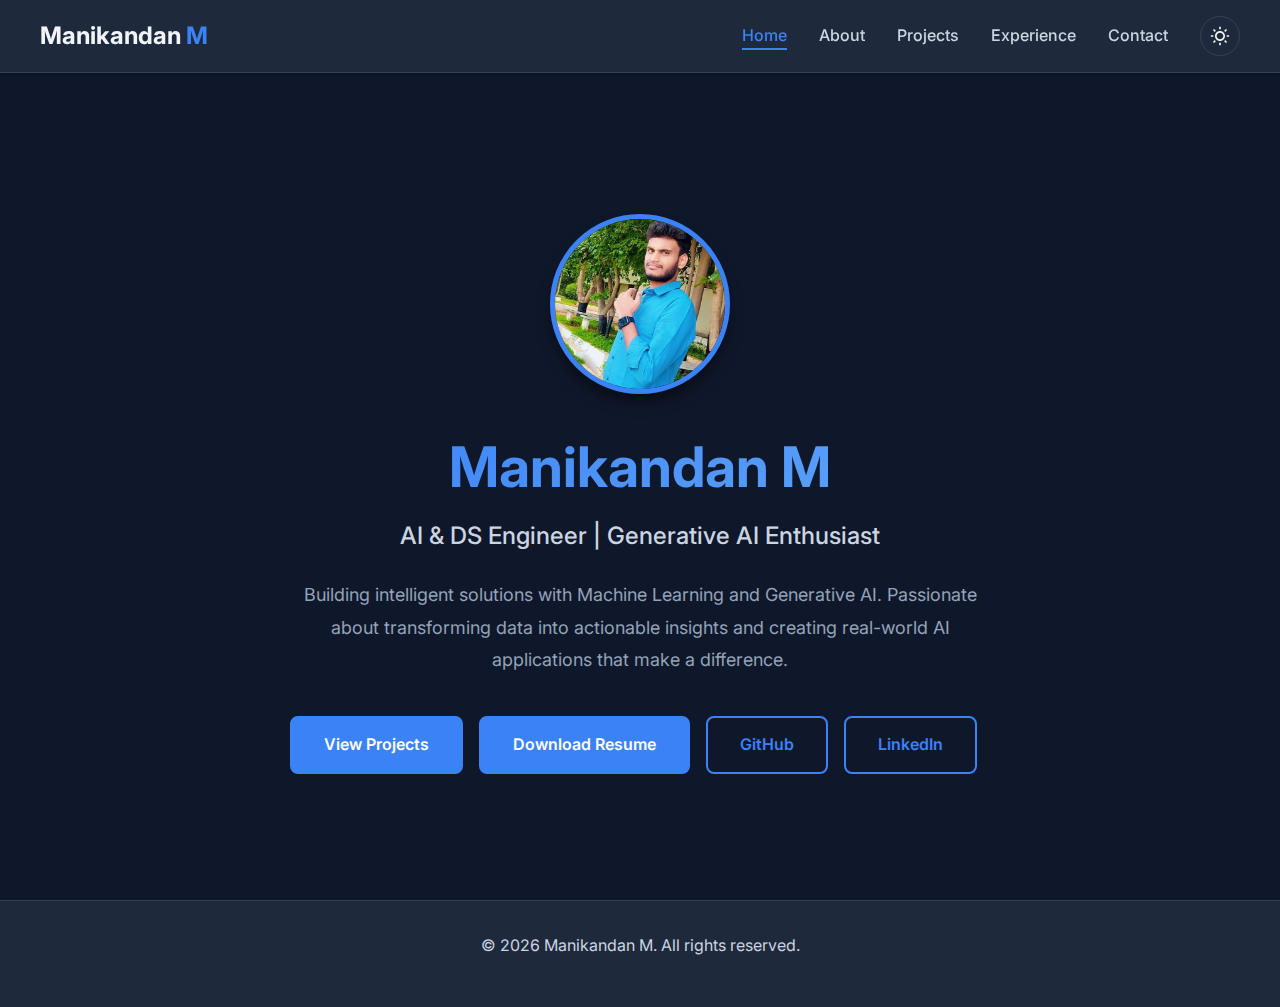
<file: index.html>
<!DOCTYPE html>
<html lang="en">

<head>
    <meta charset="UTF-8">
    <meta name="viewport" content="width=device-width, initial-scale=1.0">
    <meta name="description"
        content="Manikandan M - AI & ML Engineer | Portfolio showcasing AI/ML projects, Generative AI expertise, and professional experience">
    <title>Manikandan M | AI & DS Engineer</title>
    <link rel="preconnect" href="https://fonts.googleapis.com">
    <link rel="preconnect" href="https://fonts.gstatic.com" crossorigin>
    <link href="https://fonts.googleapis.com/css2?family=Inter:wght@400;500;600;700&display=swap" rel="stylesheet">
    <link rel="stylesheet" href="css/style.css">
</head>

<body>
    <!-- Navigation -->
    <nav class="navbar">
        <div class="nav-container">
            <a href="index.html" class="nav-logo">Manikandan <span>M</span></a>
            <ul class="nav-menu">
                <li><a href="index.html" class="nav-link">Home</a></li>
                <li><a href="about.html" class="nav-link">About</a></li>
                <li><a href="projects.html" class="nav-link">Projects</a></li>
                <li><a href="experience.html" class="nav-link">Experience</a></li>
                <li><a href="contact.html" class="nav-link">Contact</a></li>
                <li><button id="theme-toggle" class="theme-toggle"></button></li>
            </ul>
            <button class="mobile-menu-toggle">
                <span></span>
                <span></span>
                <span></span>
            </button>
        </div>
    </nav>

    <!-- Hero Section -->
    <section class="hero">
        <div class="hero-content">
            <img src="asserts/photo.jpeg" alt="Manikandan M" class="profile-photo">
            <h1>Manikandan M</h1>
            <p class="role">AI & DS Engineer | Generative AI Enthusiast</p>
            <p class="tagline">
                Building intelligent solutions with Machine Learning and Generative AI.
                Passionate about transforming data into actionable insights and creating
                real-world AI applications that make a difference.
            </p>
            <div class="btn-group">
                <a href="projects.html" class="btn btn-primary">View Projects</a>
                <a href="asserts/Manikandan M - Resume.pdf" download class="btn btn-primary">Download Resume</a>
                <a href="https://github.com/m-manikandan22" target="_blank" rel="noopener noreferrer"
                    class="btn btn-outline">GitHub</a>
                <a href="https://www.linkedin.com/in/m-manikandan22/" target="_blank" rel="noopener noreferrer"
                    class="btn btn-outline">LinkedIn</a>
            </div>
        </div>
    </section>

    <!-- Footer -->
    <footer>
        <p>&copy; 2026 Manikandan M. All rights reserved.</p>
    </footer>

    <script src="js/main.js"></script>
</body>

</html>
</file>
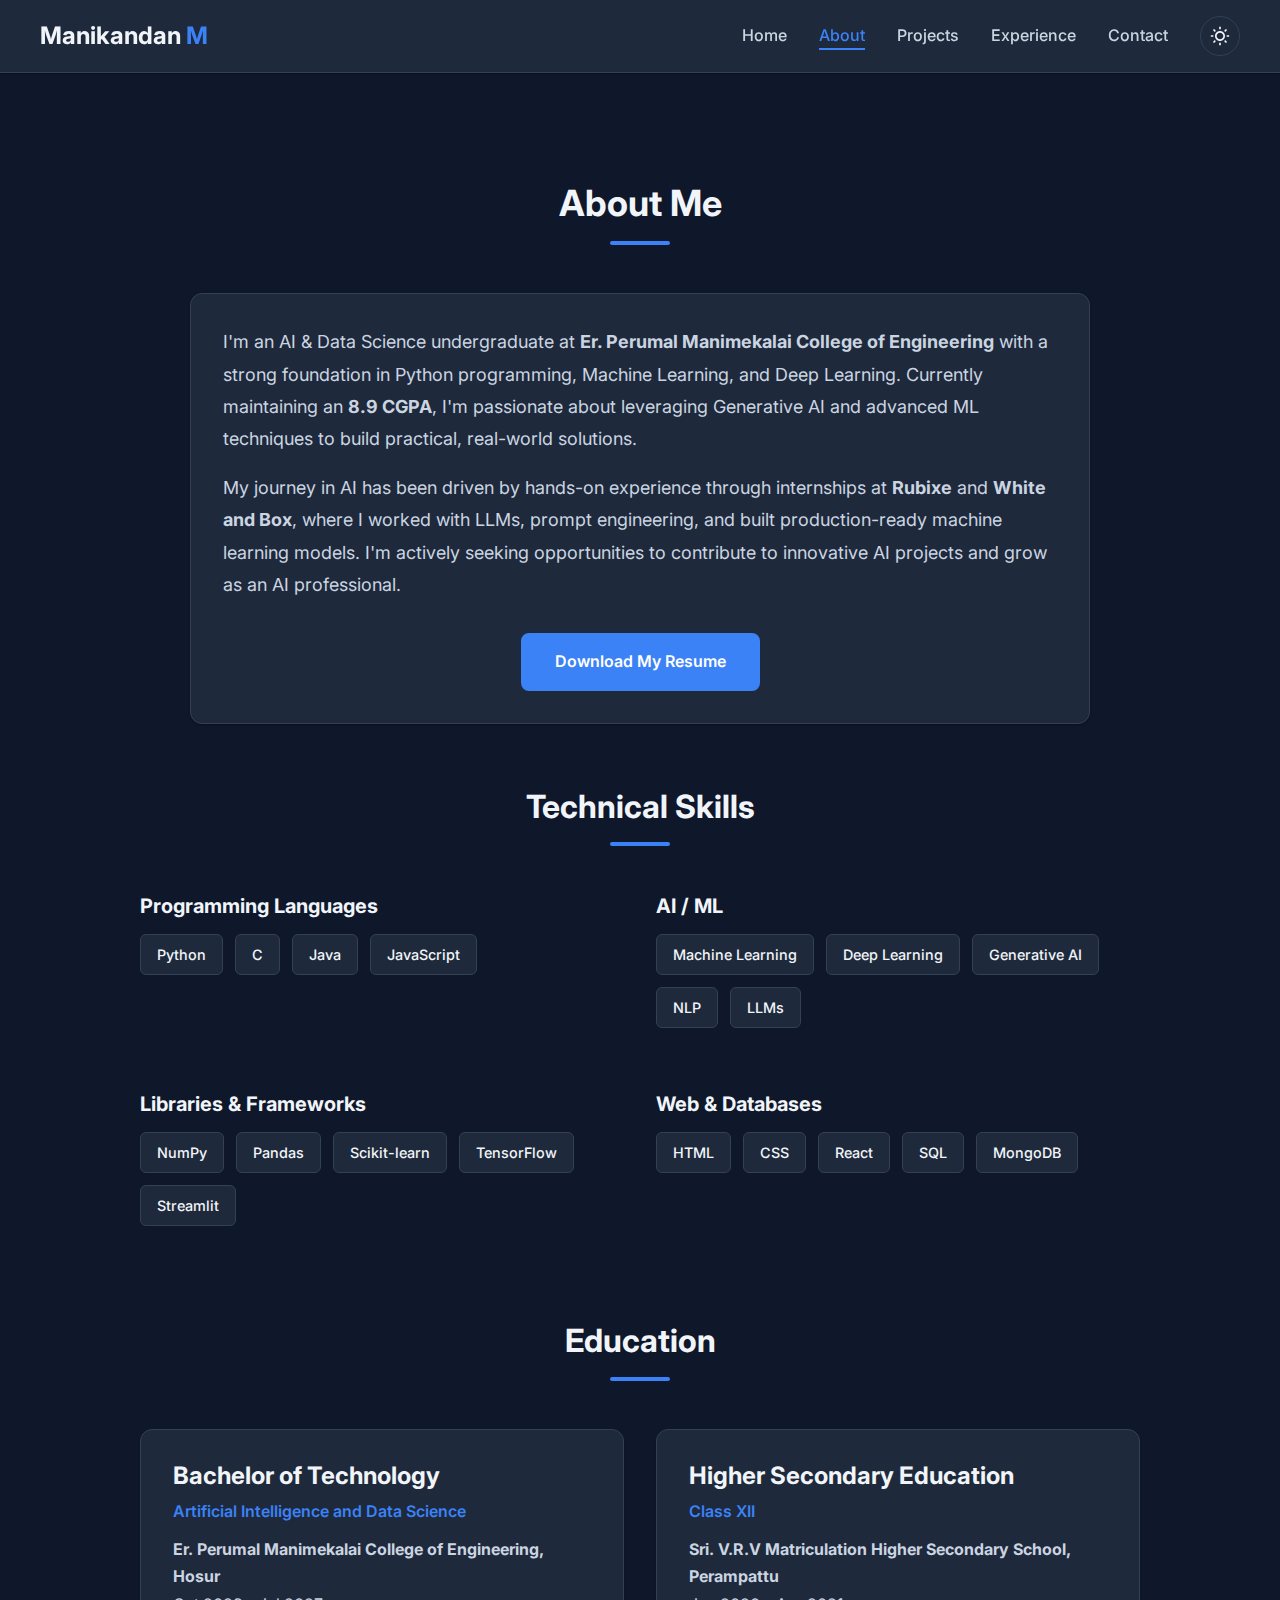
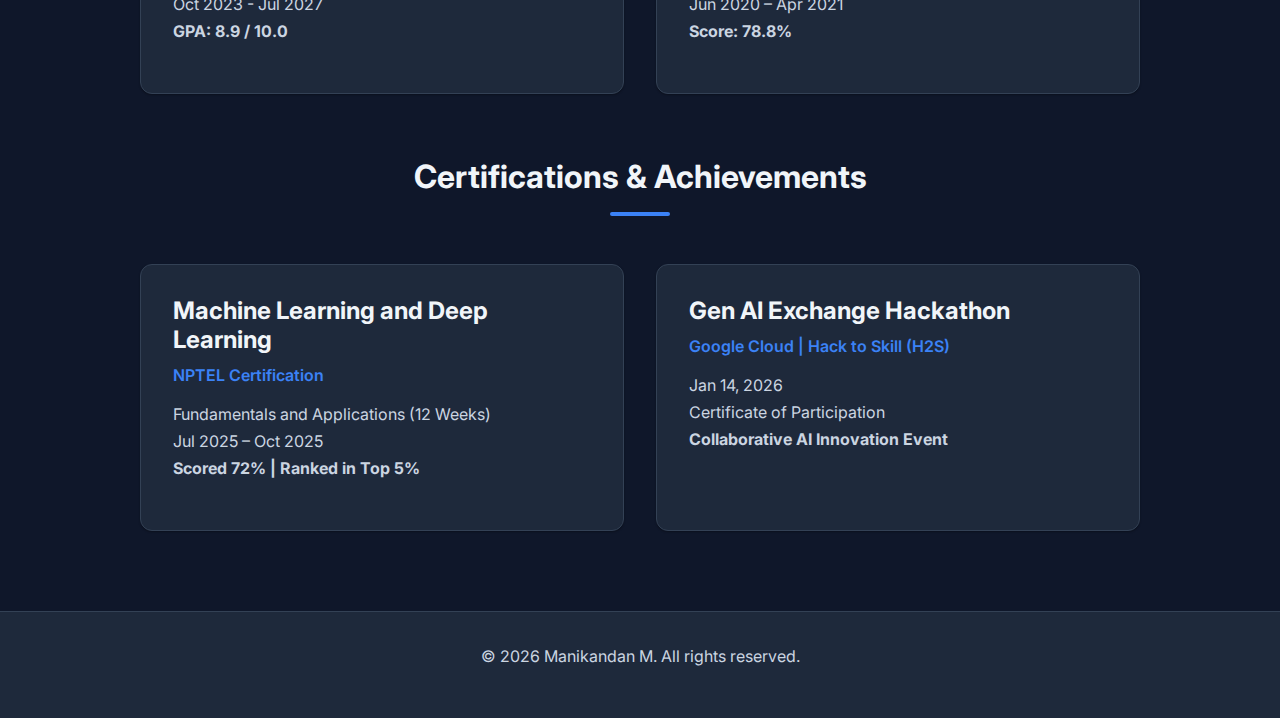
<file: about.html>
<!DOCTYPE html>
<html lang="en">

<head>
    <meta charset="UTF-8">
    <meta name="viewport" content="width=device-width, initial-scale=1.0">
    <meta name="description"
        content="About Manikandan M - AI & Data Science student with expertise in Machine Learning, Deep Learning, and Generative AI">
    <title>About | Manikandan M</title>
    <link rel="preconnect" href="https://fonts.googleapis.com">
    <link rel="preconnect" href="https://fonts.gstatic.com" crossorigin>
    <link href="https://fonts.googleapis.com/css2?family=Inter:wght@400;500;600;700&display=swap" rel="stylesheet">
    <link rel="stylesheet" href="css/style.css">
</head>

<body>
    <!-- Navigation -->
    <nav class="navbar">
        <div class="nav-container">
            <a href="index.html" class="nav-logo">Manikandan <span>M</span></a>
            <ul class="nav-menu">
                <li><a href="index.html" class="nav-link">Home</a></li>
                <li><a href="about.html" class="nav-link">About</a></li>
                <li><a href="projects.html" class="nav-link">Projects</a></li>
                <li><a href="experience.html" class="nav-link">Experience</a></li>
                <li><a href="contact.html" class="nav-link">Contact</a></li>
                <li><button id="theme-toggle" class="theme-toggle"></button></li>
            </ul>
            <button class="mobile-menu-toggle">
                <span></span>
                <span></span>
                <span></span>
            </button>
        </div>
    </nav>

    <!-- About Section -->
    <section class="section">
        <div class="container">
            <h2 class="section-title">About Me</h2>

            <div class="card" style="max-width: 900px; margin: 0 auto 3rem;">
                <p style="font-size: 1.125rem; line-height: 1.8;">
                    I'm an AI & Data Science undergraduate at <strong>Er. Perumal Manimekalai College of
                        Engineering</strong>
                    with a strong foundation in Python programming, Machine Learning, and Deep Learning. Currently
                    maintaining
                    an <strong>8.9 CGPA</strong>, I'm passionate about leveraging Generative AI and advanced ML
                    techniques to build
                    practical, real-world solutions.
                </p>
                <p style="font-size: 1.125rem; line-height: 1.8;">
                    My journey in AI has been driven by hands-on experience through internships at
                    <strong>Rubixe</strong> and
                    <strong>White and Box</strong>, where I worked with LLMs, prompt engineering, and built
                    production-ready
                    machine learning models. I'm actively seeking opportunities to contribute to innovative AI projects
                    and
                    grow as an AI professional.
                </p>
                <!-- Download Resume Button -->
                <div style="text-align: center; margin-top: 2rem;">
                    <a href="asserts/Manikandan M - Resume.pdf" download class="btn btn-primary">Download My Resume</a>
                </div>
            </div>

            <h3 class="section-title" style="font-size: 2rem; margin-top: 4rem;">Technical Skills</h3>

            <div class="grid-2" style="max-width: 1000px; margin: 0 auto;">
                <!-- Programming Languages -->
                <div class="skill-category">
                    <h4>Programming Languages</h4>
                    <div class="skill-tags">
                        <span class="skill-tag">Python</span>
                        <span class="skill-tag">C</span>
                        <span class="skill-tag">Java</span>
                        <span class="skill-tag">JavaScript</span>
                    </div>
                </div>

                <!-- AI/ML -->
                <div class="skill-category">
                    <h4>AI / ML</h4>
                    <div class="skill-tags">
                        <span class="skill-tag">Machine Learning</span>
                        <span class="skill-tag">Deep Learning</span>
                        <span class="skill-tag">Generative AI</span>
                        <span class="skill-tag">NLP</span>
                        <span class="skill-tag">LLMs</span>
                    </div>
                </div>

                <!-- Libraries & Tools -->
                <div class="skill-category">
                    <h4>Libraries & Frameworks</h4>
                    <div class="skill-tags">
                        <span class="skill-tag">NumPy</span>
                        <span class="skill-tag">Pandas</span>
                        <span class="skill-tag">Scikit-learn</span>
                        <span class="skill-tag">TensorFlow</span>
                        <span class="skill-tag">Streamlit</span>
                    </div>
                </div>

                <!-- Web & Databases -->
                <div class="skill-category">
                    <h4>Web & Databases</h4>
                    <div class="skill-tags">
                        <span class="skill-tag">HTML</span>
                        <span class="skill-tag">CSS</span>
                        <span class="skill-tag">React</span>
                        <span class="skill-tag">SQL</span>
                        <span class="skill-tag">MongoDB</span>
                    </div>
                </div>
            </div>

            <h3 class="section-title" style="font-size: 2rem; margin-top: 4rem;">Education</h3>

            <div class="grid-2" style="max-width: 1000px; margin: 0 auto;">
                <div class="card">
                    <h4 class="card-title">Bachelor of Technology</h4>
                    <p class="card-subtitle">Artificial Intelligence and Data Science</p>
                    <p class="card-text">
                        <strong>Er. Perumal Manimekalai College of Engineering, Hosur</strong><br>
                        Oct 2023 - Jul 2027<br>
                        <strong>GPA: 8.9 / 10.0</strong>
                    </p>
                </div>

                <div class="card">
                    <h4 class="card-title">Higher Secondary Education</h4>
                    <p class="card-subtitle">Class XII</p>
                    <p class="card-text">
                        <strong>Sri. V.R.V Matriculation Higher Secondary School, Perampattu</strong><br>
                        Jun 2020 – Apr 2021<br>
                        <strong>Score: 78.8%</strong>
                    </p>
                </div>
            </div>

            <h3 class="section-title" style="font-size: 2rem; margin-top: 4rem;">Certifications & Achievements</h3>

            <div class="grid-2" style="max-width: 1000px; margin: 0 auto;">
                <div class="card">
                    <h4 class="card-title">Machine Learning and Deep Learning</h4>
                    <p class="card-subtitle">NPTEL Certification</p>
                    <p class="card-text">
                        Fundamentals and Applications (12 Weeks)<br>
                        Jul 2025 – Oct 2025<br>
                        <strong>Scored 72% | Ranked in Top 5%</strong>
                    </p>
                </div>

                <div class="card">
                    <h4 class="card-title">Gen AI Exchange Hackathon</h4>
                    <p class="card-subtitle">Google Cloud | Hack to Skill (H2S)</p>
                    <p class="card-text">
                        Jan 14, 2026<br>
                        Certificate of Participation<br>
                        <strong>Collaborative AI Innovation Event</strong>
                    </p>
                </div>
            </div>
        </div>
    </section>

    <!-- Footer -->
    <footer>
        <p>&copy; 2026 Manikandan M. All rights reserved.</p>
    </footer>

    <script src="js/main.js"></script>
</body>

</html>
</file>
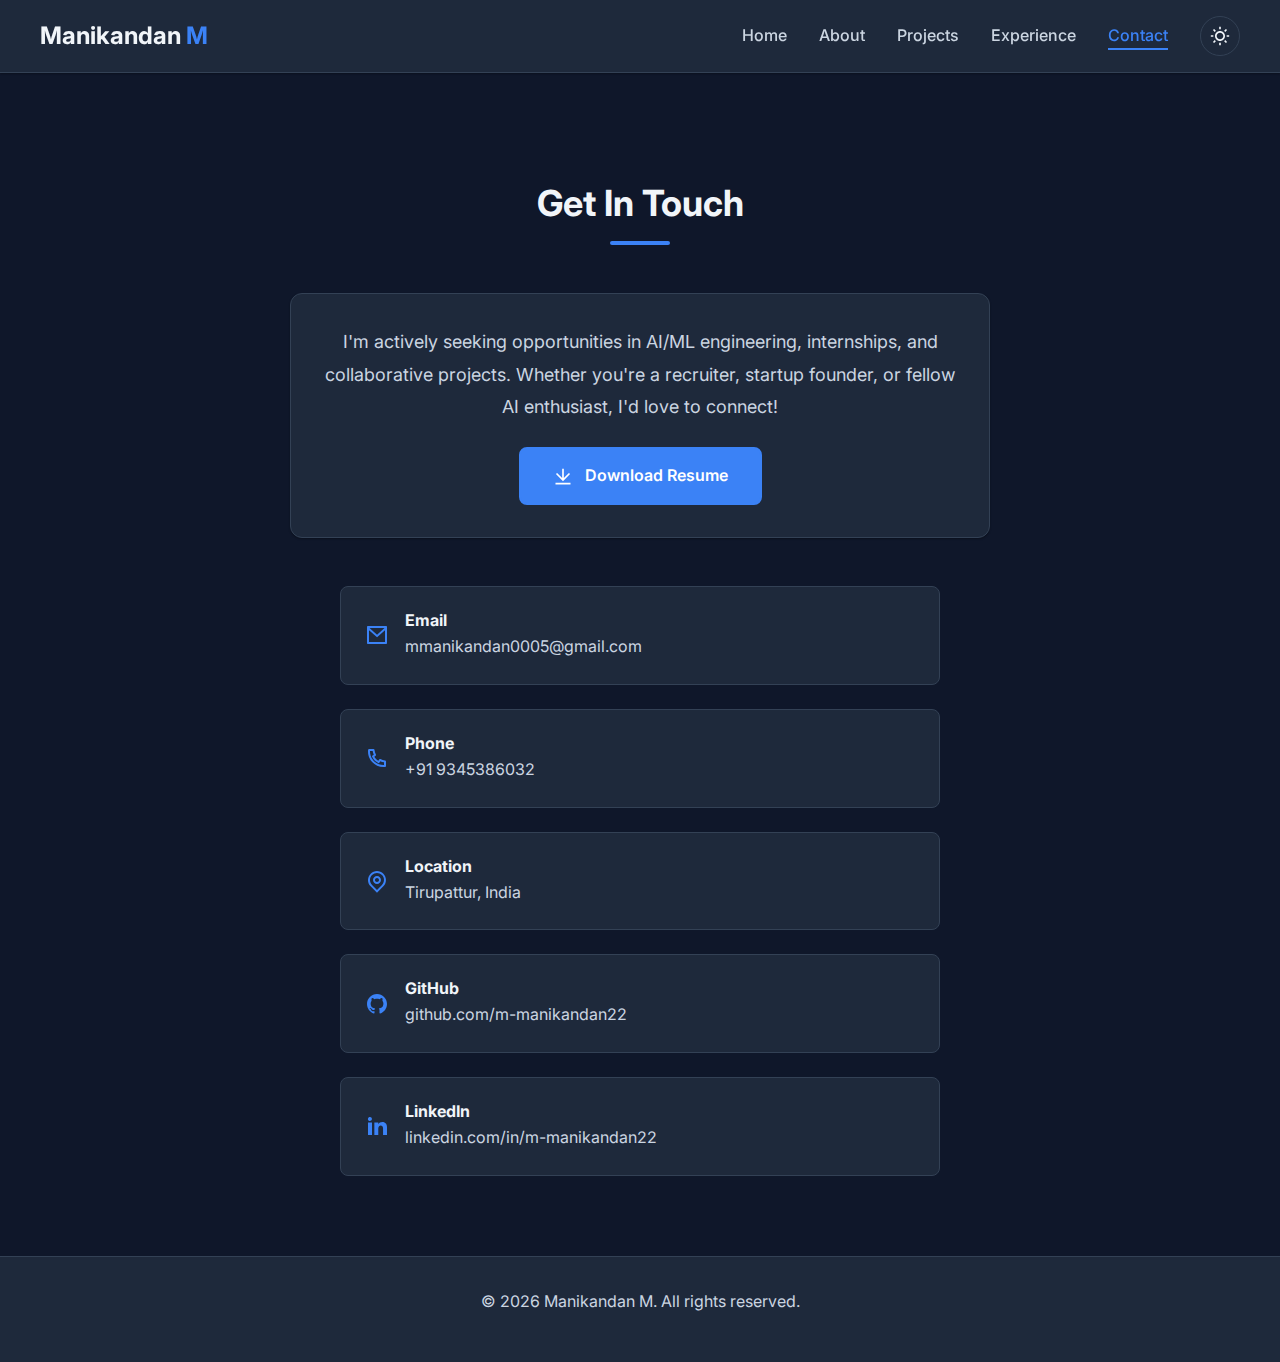
<file: contact.html>
<!DOCTYPE html>
<html lang="en">

<head>
    <meta charset="UTF-8">
    <meta name="viewport" content="width=device-width, initial-scale=1.0">
    <meta name="description"
        content="Contact Manikandan M - AI & ML Engineer | Get in touch for AI/ML opportunities and collaborations">
    <title>Contact | Manikandan M</title>
    <link rel="preconnect" href="https://fonts.googleapis.com">
    <link rel="preconnect" href="https://fonts.gstatic.com" crossorigin>
    <link href="https://fonts.googleapis.com/css2?family=Inter:wght@400;500;600;700&display=swap" rel="stylesheet">
    <link rel="stylesheet" href="css/style.css">
</head>

<body>
    <!-- Navigation -->
    <nav class="navbar">
        <div class="nav-container">
            <a href="index.html" class="nav-logo">Manikandan <span>M</span></a>
            <ul class="nav-menu">
                <li><a href="index.html" class="nav-link">Home</a></li>
                <li><a href="about.html" class="nav-link">About</a></li>
                <li><a href="projects.html" class="nav-link">Projects</a></li>
                <li><a href="experience.html" class="nav-link">Experience</a></li>
                <li><a href="contact.html" class="nav-link">Contact</a></li>
                <li><button id="theme-toggle" class="theme-toggle"></button></li>
            </ul>
            <button class="mobile-menu-toggle">
                <span></span>
                <span></span>
                <span></span>
            </button>
        </div>
    </nav>

    <!-- Contact Section -->
    <section class="section">
        <div class="container">
            <h2 class="section-title">Get In Touch</h2>

            <div class="card" style="max-width: 700px; margin: 0 auto 3rem; text-align: center;">
                <p style="font-size: 1.125rem; line-height: 1.8; color: var(--text-secondary);">
                    I'm actively seeking opportunities in AI/ML engineering, internships, and collaborative projects.
                    Whether you're a recruiter, startup founder, or fellow AI enthusiast, I'd love to connect!
                </p>
                <!-- Download Resume Button -->
                <div style="text-align: center; margin-top: 1.5rem;">
                    <a href="asserts/Manikandan M - Resume.pdf" download class="btn btn-primary">
                        <svg style="width: 20px; height: 20px; fill: white; vertical-align: middle; margin-right: 0.5rem;"
                            xmlns="http://www.w3.org/2000/svg" viewBox="0 0 24 24">
                            <path
                                d="M3 19H21V21H3V19ZM13 13.1716L19.0711 7.1005L20.4853 8.51472L12 17L3.51472 8.51472L4.92893 7.1005L11 13.1716V2H13V13.1716Z" />
                        </svg>
                        Download Resume
                    </a>
                </div>
            </div>

            <div class="contact-info">

                <!-- Email -->
                <a href="mailto:mmanikandan0005@gmail.com" class="contact-item">
                    <svg class="contact-icon" xmlns="http://www.w3.org/2000/svg" viewBox="0 0 24 24">
                        <path
                            d="M3 3H21C21.5523 3 22 3.44772 22 4V20C22 20.5523 21.5523 21 21 21H3C2.44772 21 2 20.5523 2 20V4C2 3.44772 2.44772 3 3 3ZM20 7.23792L12.0718 14.338L4 7.21594V19H20V7.23792ZM4.51146 5L12.0619 11.662L19.501 5H4.51146Z" />
                    </svg>
                    <div class="contact-details">
                        <h4>Email</h4>
                        <p>mmanikandan0005@gmail.com</p>
                    </div>
                </a>

                <!-- Phone -->
                <a href="tel:+919345386032" class="contact-item">
                    <svg class="contact-icon" xmlns="http://www.w3.org/2000/svg" viewBox="0 0 24 24">
                        <path
                            d="M9.36556 10.6821C10.302 12.3288 11.6712 13.698 13.3179 14.6344L14.2024 13.3961C14.4965 12.9845 15.0516 12.8573 15.4956 13.0998C16.9024 13.8683 18.4571 14.3353 20.0789 14.4637C20.599 14.5049 21 14.9389 21 15.4606V19.9234C21 20.4361 20.6122 20.8657 20.1022 20.9181C19.5723 20.9726 19.0377 21 18.5 21C9.93959 21 3 14.0604 3 5.5C3 4.96227 3.02742 4.42771 3.08189 3.89776C3.1343 3.38775 3.56394 3 4.07665 3H8.53942C9.0611 3 9.49513 3.40104 9.5363 3.92109C9.66467 5.54288 10.1317 7.09764 10.9002 8.50444C11.1427 8.9484 11.0155 9.50354 10.6039 9.79757L9.36556 10.6821ZM6.84425 10.0252L8.7442 8.66809C8.20547 7.50514 7.83628 6.27183 7.64727 5H5.00907C5.00303 5.16632 5 5.333 5 5.5C5 12.9558 11.0442 19 18.5 19C18.667 19 18.8337 18.997 19 18.9909V16.3527C17.7282 16.1637 16.4949 15.7945 15.3319 15.2558L13.9748 17.1558C13.4258 16.9425 12.8956 16.6915 12.3874 16.4061L12.3293 16.373C10.3697 15.2587 8.74134 13.6303 7.627 11.6707L7.59394 11.6126C7.30849 11.1044 7.05754 10.5742 6.84425 10.0252Z" />
                    </svg>
                    <div class="contact-details">
                        <h4>Phone</h4>
                        <p>+91 9345386032</p>
                    </div>
                </a>

                <!-- Location -->
                <div class="contact-item" style="cursor: default;">
                    <svg class="contact-icon" xmlns="http://www.w3.org/2000/svg" viewBox="0 0 24 24">
                        <path
                            d="M12 20.8995L16.9497 15.9497C19.6834 13.2161 19.6834 8.78392 16.9497 6.05025C14.2161 3.31658 9.78392 3.31658 7.05025 6.05025C4.31658 8.78392 4.31658 13.2161 7.05025 15.9497L12 20.8995ZM12 23.7279L5.63604 17.364C2.12132 13.8492 2.12132 8.15076 5.63604 4.63604C9.15076 1.12132 14.8492 1.12132 18.364 4.63604C21.8787 8.15076 21.8787 13.8492 18.364 17.364L12 23.7279ZM12 13C13.1046 13 14 12.1046 14 11C14 9.89543 13.1046 9 12 9C10.8954 9 10 9.89543 10 11C10 12.1046 10.8954 13 12 13ZM12 15C9.79086 15 8 13.2091 8 11C8 8.79086 9.79086 7 12 7C14.2091 7 16 8.79086 16 11C16 13.2091 14.2091 15 12 15Z" />
                    </svg>
                    <div class="contact-details">
                        <h4>Location</h4>
                        <p>Tirupattur, India</p>
                    </div>
                </div>

                <!-- GitHub -->
                <a href="https://github.com/m-manikandan22" target="_blank" rel="noopener noreferrer"
                    class="contact-item">
                    <svg class="contact-icon" xmlns="http://www.w3.org/2000/svg" viewBox="0 0 24 24">
                        <path
                            d="M12 2C6.475 2 2 6.475 2 12C2 16.425 4.8625 20.1625 8.8375 21.4875C9.3375 21.575 9.525 21.275 9.525 21.0125C9.525 20.775 9.5125 19.9875 9.5125 19.15C7 19.6125 6.35 18.5375 6.15 17.975C6.0375 17.6875 5.55 16.8 5.125 16.5625C4.775 16.375 4.275 15.9125 5.1125 15.9C5.9 15.8875 6.4625 16.625 6.65 16.925C7.55 18.4375 8.9875 18.0125 9.5625 17.75C9.65 17.1 9.9125 16.6625 10.2 16.4125C7.975 16.1625 5.65 15.3 5.65 11.475C5.65 10.3875 6.0375 9.4875 6.675 8.7875C6.575 8.5375 6.225 7.5125 6.775 6.1375C6.775 6.1375 7.6125 5.875 9.525 7.1625C10.325 6.9375 11.175 6.825 12.025 6.825C12.875 6.825 13.725 6.9375 14.525 7.1625C16.4375 5.8625 17.275 6.1375 17.275 6.1375C17.825 7.5125 17.475 8.5375 17.375 8.7875C18.0125 9.4875 18.4 10.375 18.4 11.475C18.4 15.3125 16.0625 16.1625 13.8375 16.4125C14.2 16.725 14.5125 17.325 14.5125 18.2625C14.5125 19.6 14.5 20.675 14.5 21.0125C14.5 21.275 14.6875 21.5875 15.1875 21.4875C19.1375 20.1625 22 16.4125 22 12C22 6.475 17.525 2 12 2Z" />
                    </svg>
                    <div class="contact-details">
                        <h4>GitHub</h4>
                        <p>github.com/m-manikandan22</p>
                    </div>
                </a>

                <!-- LinkedIn -->
                <a href="https://www.linkedin.com/in/m-manikandan22/" target="_blank" rel="noopener noreferrer"
                    class="contact-item">
                    <svg class="contact-icon" xmlns="http://www.w3.org/2000/svg" viewBox="0 0 24 24">
                        <path
                            d="M6.94048 4.99993C6.94011 5.81424 6.44608 6.54702 5.69134 6.85273C4.9366 7.15845 4.07187 6.97605 3.5049 6.39155C2.93793 5.80704 2.78195 4.93715 3.1105 4.19207C3.43906 3.44699 4.18654 2.9755 5.00048 2.99993C6.08155 3.03238 6.94097 3.91837 6.94048 4.99993ZM7.00048 8.47993H3.00048V20.9999H7.00048V8.47993ZM13.3205 8.47993H9.34048V20.9999H13.2805V14.4299C13.2805 10.7699 18.0505 10.4299 18.0505 14.4299V20.9999H22.0005V13.0699C22.0005 6.89993 14.9405 7.12993 13.2805 10.1599L13.3205 8.47993Z" />
                    </svg>
                    <div class="contact-details">
                        <h4>LinkedIn</h4>
                        <p>linkedin.com/in/m-manikandan22</p>
                    </div>
                </a>

            </div>
        </div>
    </section>

    <!-- Footer -->
    <footer>
        <p>&copy; 2026 Manikandan M. All rights reserved.</p>
    </footer>

    <script src="js/main.js"></script>
</body>

</html>
</file>
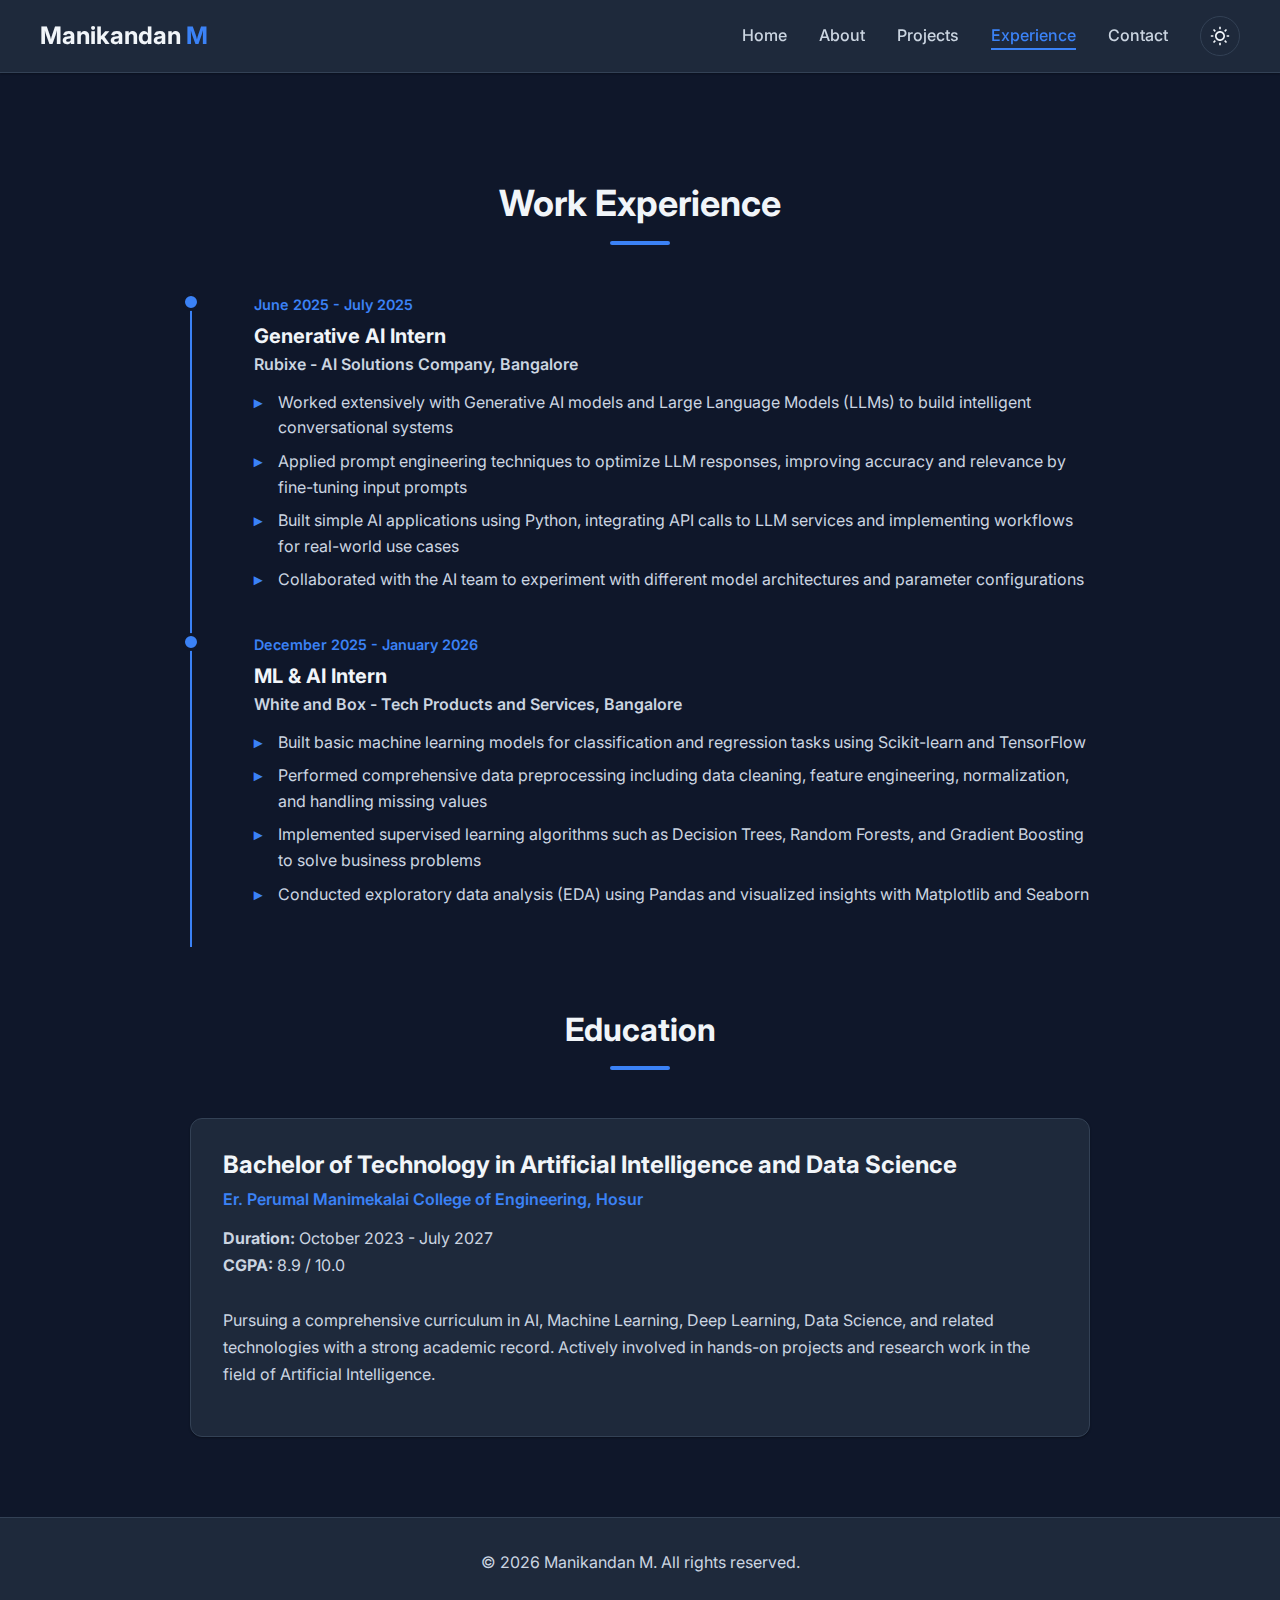
<file: experience.html>
<!DOCTYPE html>
<html lang="en">

<head>
    <meta charset="UTF-8">
    <meta name="viewport" content="width=device-width, initial-scale=1.0">
    <meta name="description"
        content="Professional Experience - Manikandan M | AI/ML Internships at Rubixe and White and Box">
    <title>Experience | Manikandan M</title>
    <link rel="preconnect" href="https://fonts.googleapis.com">
    <link rel="preconnect" href="https://fonts.gstatic.com" crossorigin>
    <link href="https://fonts.googleapis.com/css2?family=Inter:wght@400;500;600;700&display=swap" rel="stylesheet">
    <link rel="stylesheet" href="css/style.css">
</head>

<body>
    <!-- Navigation -->
    <nav class="navbar">
        <div class="nav-container">
            <a href="index.html" class="nav-logo">Manikandan <span>M</span></a>
            <ul class="nav-menu">
                <li><a href="index.html" class="nav-link">Home</a></li>
                <li><a href="about.html" class="nav-link">About</a></li>
                <li><a href="projects.html" class="nav-link">Projects</a></li>
                <li><a href="experience.html" class="nav-link">Experience</a></li>
                <li><a href="contact.html" class="nav-link">Contact</a></li>
                <li><button id="theme-toggle" class="theme-toggle"></button></li>
            </ul>
            <button class="mobile-menu-toggle">
                <span></span>
                <span></span>
                <span></span>
            </button>
        </div>
    </nav>

    <!-- Experience Section -->
    <section class="section">
        <div class="container">
            <h2 class="section-title">Work Experience</h2>

            <div style="max-width: 900px; margin: 0 auto;">
                <div class="timeline">

                    <!-- Rubixe - Generative AI Intern -->
                    <div class="timeline-item">
                        <p class="timeline-date">June 2025 - July 2025</p>
                        <h3 class="timeline-title">Generative AI Intern</h3>
                        <p class="timeline-company">Rubixe - AI Solutions Company, Bangalore</p>
                        <div class="timeline-description">
                            <ul>
                                <li>Worked extensively with Generative AI models and Large Language Models (LLMs) to
                                    build intelligent conversational systems</li>
                                <li>Applied prompt engineering techniques to optimize LLM responses, improving accuracy
                                    and relevance by fine-tuning input prompts</li>
                                <li>Built simple AI applications using Python, integrating API calls to LLM services and
                                    implementing workflows for real-world use cases</li>
                                <li>Collaborated with the AI team to experiment with different model architectures and
                                    parameter configurations</li>
                            </ul>
                        </div>
                    </div>

                    <!-- White and Box - ML & AI Intern -->
                    <div class="timeline-item">
                        <p class="timeline-date">December 2025 - January 2026</p>
                        <h3 class="timeline-title">ML & AI Intern</h3>
                        <p class="timeline-company">White and Box - Tech Products and Services, Bangalore</p>
                        <div class="timeline-description">
                            <ul>
                                <li>Built basic machine learning models for classification and regression tasks using
                                    Scikit-learn and TensorFlow</li>
                                <li>Performed comprehensive data preprocessing including data cleaning, feature
                                    engineering, normalization, and handling missing values</li>
                                <li>Implemented supervised learning algorithms such as Decision Trees, Random Forests,
                                    and Gradient Boosting to solve business problems</li>
                                <li>Conducted exploratory data analysis (EDA) using Pandas and visualized insights with
                                    Matplotlib and Seaborn</li>
                            </ul>
                        </div>
                    </div>

                </div>
            </div>

            <h3 class="section-title" style="font-size: 2rem; margin-top: 4rem;">Education</h3>

            <div style="max-width: 900px; margin: 0 auto;">
                <div class="card">
                    <h4 class="card-title">Bachelor of Technology in Artificial Intelligence and Data Science</h4>
                    <p class="card-subtitle">Er. Perumal Manimekalai College of Engineering, Hosur</p>
                    <p class="card-text">
                        <strong>Duration:</strong> October 2023 - July 2027<br>
                        <strong>CGPA:</strong> 8.9 / 10.0<br><br>
                        Pursuing a comprehensive curriculum in AI, Machine Learning, Deep Learning, Data Science,
                        and related technologies with a strong academic record. Actively involved in hands-on projects
                        and research work in the field of Artificial Intelligence.
                    </p>
                </div>
            </div>

        </div>
    </section>

    <!-- Footer -->
    <footer>
        <p>&copy; 2026 Manikandan M. All rights reserved.</p>
    </footer>

    <script src="js/main.js"></script>
</body>

</html>
</file>
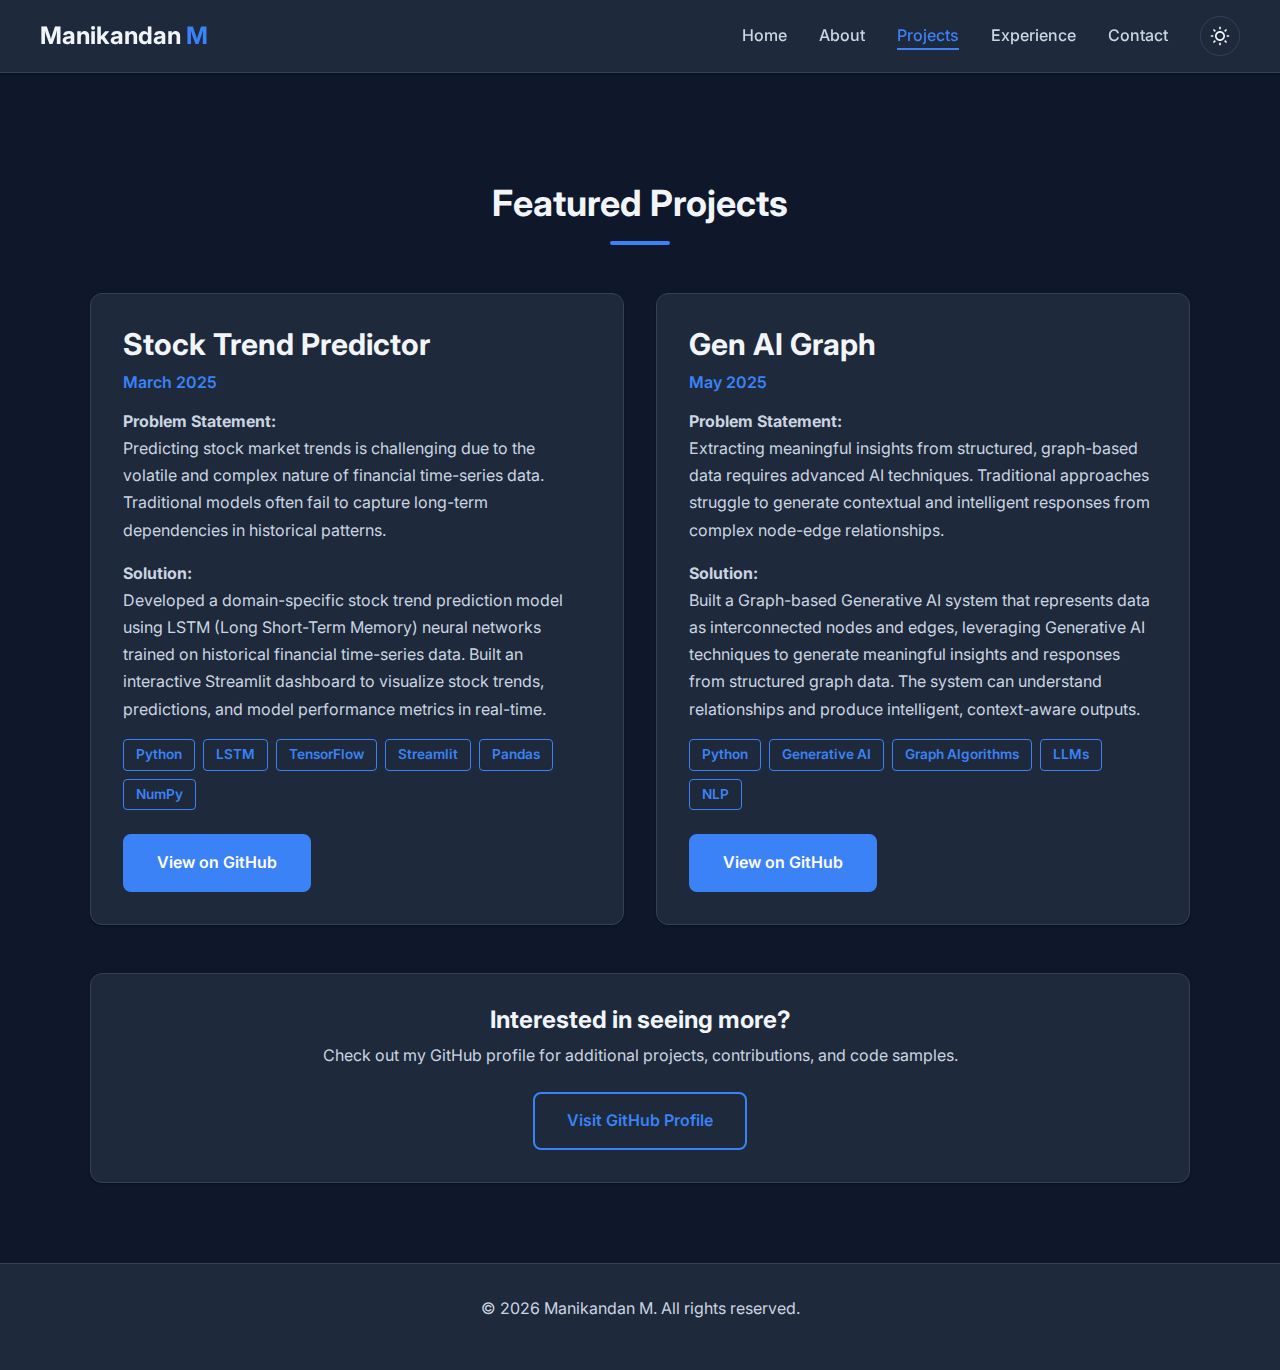
<file: projects.html>
<!DOCTYPE html>
<html lang="en">

<head>
    <meta charset="UTF-8">
    <meta name="viewport" content="width=device-width, initial-scale=1.0">
    <meta name="description"
        content="AI/ML Projects by Manikandan M - Stock Trend Predictor, Graph-based Generative AI, and more">
    <title>Projects | Manikandan M</title>
    <link rel="preconnect" href="https://fonts.googleapis.com">
    <link rel="preconnect" href="https://fonts.gstatic.com" crossorigin>
    <link href="https://fonts.googleapis.com/css2?family=Inter:wght@400;500;600;700&display=swap" rel="stylesheet">
    <link rel="stylesheet" href="css/style.css">
</head>

<body>
    <!-- Navigation -->
    <nav class="navbar">
        <div class="nav-container">
            <a href="index.html" class="nav-logo">Manikandan <span>M</span></a>
            <ul class="nav-menu">
                <li><a href="index.html" class="nav-link">Home</a></li>
                <li><a href="about.html" class="nav-link">About</a></li>
                <li><a href="projects.html" class="nav-link">Projects</a></li>
                <li><a href="experience.html" class="nav-link">Experience</a></li>
                <li><a href="contact.html" class="nav-link">Contact</a></li>
                <li><button id="theme-toggle" class="theme-toggle"></button></li>
            </ul>
            <button class="mobile-menu-toggle">
                <span></span>
                <span></span>
                <span></span>
            </button>
        </div>
    </nav>

    <!-- Projects Section -->
    <section class="section">
        <div class="container">
            <h2 class="section-title">Featured Projects</h2>

            <div class="grid-2" style="max-width: 1100px; margin: 0 auto;">

                <!-- Stock Trend Predictor -->
                <div class="card project-card">
                    <h3 class="card-title">Stock Trend Predictor</h3>
                    <p class="card-subtitle">March 2025</p>

                    <p class="card-text">
                        <strong>Problem Statement:</strong><br>
                        Predicting stock market trends is challenging due to the volatile and complex nature of
                        financial time-series data. Traditional models often fail to capture long-term dependencies
                        in historical patterns.
                    </p>

                    <p class="card-text">
                        <strong>Solution:</strong><br>
                        Developed a domain-specific stock trend prediction model using LSTM (Long Short-Term Memory)
                        neural networks trained on historical financial time-series data. Built an interactive
                        Streamlit dashboard to visualize stock trends, predictions, and model performance metrics
                        in real-time.
                    </p>

                    <div class="tech-stack">
                        <span class="tech-badge">Python</span>
                        <span class="tech-badge">LSTM</span>
                        <span class="tech-badge">TensorFlow</span>
                        <span class="tech-badge">Streamlit</span>
                        <span class="tech-badge">Pandas</span>
                        <span class="tech-badge">NumPy</span>
                    </div>

                    <div class="project-links">
                        <a href="https://github.com/m-manikandan22/Stock-trend-predictor" target="_blank"
                            rel="noopener noreferrer" class="btn btn-primary">View on GitHub</a>
                    </div>
                </div>

                <!-- Gen AI Graph -->
                <div class="card project-card">
                    <h3 class="card-title">Gen AI Graph</h3>
                    <p class="card-subtitle">May 2025</p>

                    <p class="card-text">
                        <strong>Problem Statement:</strong><br>
                        Extracting meaningful insights from structured, graph-based data requires advanced AI
                        techniques. Traditional approaches struggle to generate contextual and intelligent
                        responses from complex node-edge relationships.
                    </p>

                    <p class="card-text">
                        <strong>Solution:</strong><br>
                        Built a Graph-based Generative AI system that represents data as interconnected nodes
                        and edges, leveraging Generative AI techniques to generate meaningful insights and
                        responses from structured graph data. The system can understand relationships and
                        produce intelligent, context-aware outputs.
                    </p>

                    <div class="tech-stack">
                        <span class="tech-badge">Python</span>
                        <span class="tech-badge">Generative AI</span>
                        <span class="tech-badge">Graph Algorithms</span>
                        <span class="tech-badge">LLMs</span>
                        <span class="tech-badge">NLP</span>
                    </div>

                    <div class="project-links">
                        <a href="https://github.com/m-manikandan22/graph_genAI" target="_blank"
                            rel="noopener noreferrer" class="btn btn-primary">View on GitHub</a>
                    </div>
                </div>

            </div>

            <!-- Additional Info -->
            <div class="card"
                style="max-width: 1100px; margin: 3rem auto 0; text-align: center; background: linear-gradient(135deg, var(--bg-secondary) 0%, var(--bg-card) 100%);">
                <h4 style="color: var(--text-primary); margin-bottom: 0.5rem;">Interested in seeing more?</h4>
                <p style="color: var(--text-secondary); margin-bottom: 1.5rem;">
                    Check out my GitHub profile for additional projects, contributions, and code samples.
                </p>
                <a href="https://github.com/m-manikandan22" target="_blank" rel="noopener noreferrer"
                    class="btn btn-outline">Visit GitHub Profile</a>
            </div>
        </div>
    </section>

    <!-- Footer -->
    <footer>
        <p>&copy; 2026 Manikandan M. All rights reserved.</p>
    </footer>

    <script src="js/main.js"></script>
</body>

</html>
</file>
<file: css/style.css>
/* ===========================
   Global Variables & Reset
   =========================== */

:root {
    /* Blue Theme Colors */
    --primary-blue: #3b82f6;
    --primary-blue-dark: #2563eb;
    --primary-blue-light: #60a5fa;

    /* Light Theme */
    --bg-primary: #ffffff;
    --bg-secondary: #f8fafc;
    --bg-card: #ffffff;
    --text-primary: #0f172a;
    --text-secondary: #475569;
    --text-muted: #64748b;
    --border-color: #e2e8f0;
    --shadow-sm: 0 1px 2px 0 rgba(0, 0, 0, 0.05);
    --shadow-md: 0 4px 6px -1px rgba(0, 0, 0, 0.1);
    --shadow-lg: 0 10px 15px -3px rgba(0, 0, 0, 0.1);
    --shadow-xl: 0 20px 25px -5px rgba(0, 0, 0, 0.1);
}

[data-theme="dark"] {
    /* Dark Theme */
    --bg-primary: #0f172a;
    --bg-secondary: #1e293b;
    --bg-card: #1e293b;
    --text-primary: #f1f5f9;
    --text-secondary: #cbd5e1;
    --text-muted: #94a3b8;
    --border-color: #334155;
    --shadow-sm: 0 1px 2px 0 rgba(0, 0, 0, 0.3);
    --shadow-md: 0 4px 6px -1px rgba(0, 0, 0, 0.4);
    --shadow-lg: 0 10px 15px -3px rgba(0, 0, 0, 0.5);
    --shadow-xl: 0 20px 25px -5px rgba(0, 0, 0, 0.6);
}

* {
    margin: 0;
    padding: 0;
    box-sizing: border-box;
}

html {
    scroll-behavior: smooth;
}

body {
    font-family: 'Inter', -apple-system, BlinkMacSystemFont, 'Segoe UI', Roboto, sans-serif;
    background-color: var(--bg-primary);
    color: var(--text-primary);
    line-height: 1.6;
    transition: background-color 0.3s ease, color 0.3s ease;
}

/* ===========================
   Typography
   =========================== */

h1,
h2,
h3,
h4,
h5,
h6 {
    font-weight: 700;
    line-height: 1.2;
    margin-bottom: 1rem;
    color: var(--text-primary);
}

h1 {
    font-size: 3rem;
}

h2 {
    font-size: 2.25rem;
}

h3 {
    font-size: 1.875rem;
}

h4 {
    font-size: 1.5rem;
}

h5 {
    font-size: 1.25rem;
}

h6 {
    font-size: 1rem;
}

p {
    margin-bottom: 1rem;
    color: var(--text-secondary);
}

a {
    color: var(--primary-blue);
    text-decoration: none;
    transition: color 0.3s ease;
}

a:hover {
    color: var(--primary-blue-dark);
}

/* ===========================
   Navigation
   =========================== */

.navbar {
    position: fixed;
    top: 0;
    left: 0;
    right: 0;
    background-color: var(--bg-card);
    border-bottom: 1px solid var(--border-color);
    padding: 1rem 2rem;
    z-index: 1000;
    transition: background-color 0.3s ease, border-color 0.3s ease;
    box-shadow: var(--shadow-sm);
}

.nav-container {
    max-width: 1200px;
    margin: 0 auto;
    display: flex;
    justify-content: space-between;
    align-items: center;
}

.nav-logo {
    font-size: 1.5rem;
    font-weight: 700;
    color: var(--text-primary);
    text-decoration: none;
}

.nav-logo span {
    color: var(--primary-blue);
    pointer-events: none;
}

.nav-menu {
    display: flex;
    list-style: none;
    gap: 2rem;
    align-items: center;
}

.nav-link {
    color: var(--text-secondary);
    font-weight: 500;
    transition: color 0.3s ease;
    position: relative;
}

.nav-link:hover,
.nav-link.active {
    color: var(--primary-blue);
}

.nav-link::after {
    content: '';
    position: absolute;
    bottom: -5px;
    left: 0;
    width: 0;
    height: 2px;
    background-color: var(--primary-blue);
    transition: width 0.3s ease;
}

.nav-link:hover::after,
.nav-link.active::after {
    width: 100%;
}

/* Theme Toggle Button */
.theme-toggle {
    background-color: var(--bg-secondary);
    border: 1px solid var(--border-color);
    border-radius: 50%;
    width: 40px;
    height: 40px;
    display: flex;
    align-items: center;
    justify-content: center;
    cursor: pointer;
    transition: all 0.3s ease;
}

.theme-toggle:hover {
    background-color: var(--primary-blue);
    border-color: var(--primary-blue);
    transform: rotate(15deg);
}

.theme-toggle svg {
    width: 20px;
    height: 20px;
    fill: var(--text-primary);
}

.theme-toggle:hover svg {
    fill: white;
}

/* Mobile Menu Toggle */
.mobile-menu-toggle {
    display: none;
    background: none;
    border: none;
    cursor: pointer;
    flex-direction: column;
    gap: 5px;
    z-index: 1001;
}

.mobile-menu-toggle span {
    display: block;
    width: 25px;
    height: 3px;
    background-color: var(--text-primary);
    transition: 0.3s;
}

.mobile-menu-toggle.active span:nth-child(1) {
    transform: rotate(45deg) translate(8px, 8px);
}

.mobile-menu-toggle.active span:nth-child(2) {
    opacity: 0;
}

.mobile-menu-toggle.active span:nth-child(3) {
    transform: rotate(-45deg) translate(7px, -7px);
}

/* Mobile Menu Backdrop */
.menu-backdrop {
    display: none;
    position: fixed;
    top: 0;
    left: 0;
    width: 100%;
    height: 100%;
    background-color: rgba(0, 0, 0, 0.5);
    z-index: 999;
    opacity: 0;
    transition: opacity 0.3s ease;
}

.menu-backdrop.active {
    display: block;
    opacity: 1;
}

/* ===========================
   Container & Layout
   =========================== */

.container {
    max-width: 1200px;
    margin: 0 auto;
    padding: 0 2rem;
}

.section {
    padding: 5rem 0;
    padding-top: 7rem;
    min-height: calc(100vh - 70px);
    margin-top: 70px;
}

.section-title {
    text-align: center;
    margin-bottom: 3rem;
    position: relative;
}

.section-title::after {
    content: '';
    display: block;
    width: 60px;
    height: 4px;
    background-color: var(--primary-blue);
    margin: 1rem auto 0;
    border-radius: 2px;
}

/* ===========================
   Buttons
   =========================== */

.btn {
    display: inline-block;
    padding: 0.875rem 2rem;
    border-radius: 8px;
    font-weight: 600;
    text-align: center;
    cursor: pointer;
    transition: all 0.3s ease;
    border: 2px solid transparent;
    font-size: 1rem;
    text-decoration: none;
}

.btn-primary {
    background-color: var(--primary-blue);
    color: white;
    border-color: var(--primary-blue);
}

.btn-primary:hover {
    background-color: var(--primary-blue-dark);
    border-color: var(--primary-blue-dark);
    transform: translateY(-2px);
    box-shadow: var(--shadow-lg);
}

.btn-outline {
    background-color: transparent;
    color: var(--primary-blue);
    border-color: var(--primary-blue);
}

.btn-outline:hover {
    background-color: var(--primary-blue);
    color: white;
    transform: translateY(-2px);
    box-shadow: var(--shadow-lg);
}

.btn-group {
    display: flex;
    gap: 1rem;
    flex-wrap: wrap;
}

/* ===========================
   Cards
   =========================== */

.card {
    background-color: var(--bg-card);
    border: 1px solid var(--border-color);
    border-radius: 12px;
    padding: 2rem;
    transition: all 0.3s ease;
    box-shadow: var(--shadow-sm);
}

.card:hover {
    transform: translateY(-5px);
    box-shadow: var(--shadow-xl);
    border-color: var(--primary-blue);
}

.card-title {
    color: var(--text-primary);
    margin-bottom: 0.5rem;
}

.card-subtitle {
    color: var(--primary-blue);
    font-weight: 600;
    margin-bottom: 0.75rem;
}

.card-text {
    color: var(--text-secondary);
    line-height: 1.7;
}

/* ===========================
   Grid Layouts
   =========================== */

.grid-2 {
    display: grid;
    grid-template-columns: repeat(2, 1fr);
    gap: 2rem;
}

.grid-3 {
    display: grid;
    grid-template-columns: repeat(3, 1fr);
    gap: 2rem;
}

/* ===========================
   Skills & Tags
   =========================== */

.skill-category {
    margin-bottom: 2rem;
}

.skill-category h4 {
    color: var(--text-primary);
    margin-bottom: 1rem;
    font-size: 1.25rem;
}

.skill-tags {
    display: flex;
    flex-wrap: wrap;
    gap: 0.75rem;
}

.skill-tag {
    background-color: var(--bg-secondary);
    color: var(--text-primary);
    padding: 0.5rem 1rem;
    border-radius: 6px;
    font-size: 0.9rem;
    font-weight: 500;
    border: 1px solid var(--border-color);
    transition: all 0.3s ease;
}

.skill-tag:hover {
    background-color: var(--primary-blue);
    color: white;
    border-color: var(--primary-blue);
    transform: scale(1.05);
}

/* ===========================
   Hero Section
   =========================== */

.hero {
    min-height: 100vh;
    display: flex;
    align-items: center;
    justify-content: center;
    text-align: center;
    padding: 2rem;
    padding-top: 120px;
    margin-top: 0;
}

.hero-content h1 {
    font-size: 3.5rem;
    margin-bottom: 1rem;
    background: linear-gradient(135deg, var(--primary-blue) 0%, var(--primary-blue-light) 100%);
    -webkit-background-clip: text;
    -webkit-text-fill-color: transparent;
    background-clip: text;
}

.hero-content .role {
    font-size: 1.5rem;
    color: var(--text-secondary);
    margin-bottom: 1.5rem;
    font-weight: 500;
}

.hero-content .tagline {
    font-size: 1.125rem;
    color: var(--text-muted);
    max-width: 700px;
    margin: 0 auto 2.5rem;
    line-height: 1.8;
}

.profile-photo {
    width: 180px;
    height: 180px;
    border-radius: 50%;
    object-fit: cover;
    margin-bottom: 2rem;
    border: 5px solid var(--primary-blue);
    box-shadow: var(--shadow-lg);
    transition: all 0.3s ease;
}

.profile-photo:hover {
    transform: scale(1.05) rotate(5deg);
    border-color: var(--primary-blue-light);
}

/* ===========================
   Project Cards
   =========================== */

.project-card {
    position: relative;
    overflow: hidden;
}

.project-card .tech-stack {
    display: flex;
    flex-wrap: wrap;
    gap: 0.5rem;
    margin: 1rem 0;
}

.tech-badge {
    background-color: var(--bg-secondary);
    color: var(--primary-blue);
    padding: 0.25rem 0.75rem;
    border-radius: 4px;
    font-size: 0.85rem;
    font-weight: 600;
    border: 1px solid var(--primary-blue);
}

.project-links {
    margin-top: 1.5rem;
}

/* ===========================
   Timeline (Experience)
   =========================== */

.timeline {
    position: relative;
    padding-left: 2rem;
}

.timeline::before {
    content: '';
    position: absolute;
    left: 0;
    top: 0;
    bottom: 0;
    width: 2px;
    background-color: var(--primary-blue);
}

.timeline-item {
    position: relative;
    padding-bottom: 2rem;
    padding-left: 2rem;
}

.timeline-item::before {
    content: '';
    position: absolute;
    left: -2.5rem;
    top: 0;
    width: 12px;
    height: 12px;
    border-radius: 50%;
    background-color: var(--primary-blue);
    border: 3px solid var(--bg-primary);
}

.timeline-date {
    color: var(--primary-blue);
    font-weight: 600;
    font-size: 0.9rem;
    margin-bottom: 0.5rem;
}

.timeline-title {
    font-size: 1.25rem;
    font-weight: 700;
    color: var(--text-primary);
    margin-bottom: 0.25rem;
}

.timeline-company {
    color: var(--text-secondary);
    font-weight: 600;
    margin-bottom: 0.75rem;
}

.timeline-description {
    color: var(--text-secondary);
}

.timeline-description ul {
    list-style: none;
    padding-left: 0;
}

.timeline-description li {
    padding-left: 1.5rem;
    position: relative;
    margin-bottom: 0.5rem;
}

.timeline-description li::before {
    content: '▸';
    position: absolute;
    left: 0;
    color: var(--primary-blue);
    font-weight: bold;
}

/* ===========================
   Contact Section
   =========================== */

.contact-info {
    display: flex;
    flex-direction: column;
    gap: 1.5rem;
    max-width: 600px;
    margin: 0 auto;
}

.contact-item {
    display: flex;
    align-items: center;
    gap: 1rem;
    padding: 1.5rem;
    background-color: var(--bg-card);
    border: 1px solid var(--border-color);
    border-radius: 8px;
    transition: all 0.3s ease;
}

.contact-item:hover {
    border-color: var(--primary-blue);
    transform: translateX(10px);
    box-shadow: var(--shadow-lg);
}

.contact-icon {
    width: 24px;
    height: 24px;
    fill: var(--primary-blue);
}

.contact-details h4 {
    font-size: 1rem;
    margin-bottom: 0.25rem;
    color: var(--text-primary);
}

.contact-details p {
    margin: 0;
    color: var(--text-secondary);
}

/* ===========================
   Footer
   =========================== */

footer {
    background-color: var(--bg-secondary);
    border-top: 1px solid var(--border-color);
    padding: 2rem 0;
    text-align: center;
    color: var(--text-muted);
}

/* ===========================
   Responsive Design
   =========================== */


@media (max-width: 968px) {
    .grid-3 {
        grid-template-columns: repeat(2, 1fr);
    }

    .profile-photo {
        width: 150px;
        height: 150px;
    }

    .hero {
        padding-top: 100px;
    }
}

@media (max-width: 768px) {
    h1 {
        font-size: 2.5rem;
    }

    h2 {
        font-size: 2rem;
    }

    .nav-menu {
        position: fixed;
        top: 70px;
        left: -80%;
        width: 70%;
        max-width: 300px;
        height: calc(100vh - 70px);
        background-color: var(--bg-card);
        flex-direction: column;
        padding: 2rem;
        transition: left 0.3s ease;
        border-right: 1px solid var(--border-color);
        box-shadow: var(--shadow-xl);
        z-index: 1000;
    }

    .nav-menu.active {
        left: 0;
    }

    .mobile-menu-toggle {
        display: flex;
    }

    .grid-2,
    .grid-3 {
        grid-template-columns: 1fr;
    }

    .hero-content h1 {
        font-size: 2.5rem;
    }

    .hero-content .role {
        font-size: 1.25rem;
    }

    .hero {
        padding-top: 100px;
    }

    .section {
        padding: 3rem 0;
        padding-top: 5rem;
    }

    .btn-group {
        flex-direction: column;
    }

    .btn {
        width: 100%;
    }

    .navbar {
        padding: 1rem;
    }

    .container {
        padding: 0 1rem;
    }

    .profile-photo {
        width: 140px;
        height: 140px;
    }
}

@media (max-width: 480px) {
    h1 {
        font-size: 2rem;
    }

    .hero-content h1 {
        font-size: 2rem;
    }

    .profile-photo {
        width: 120px;
        height: 120px;
    }

    .hero-content .role {
        font-size: 1.125rem;
    }

    .hero {
        padding-top: 90px;
    }
}
</file>
